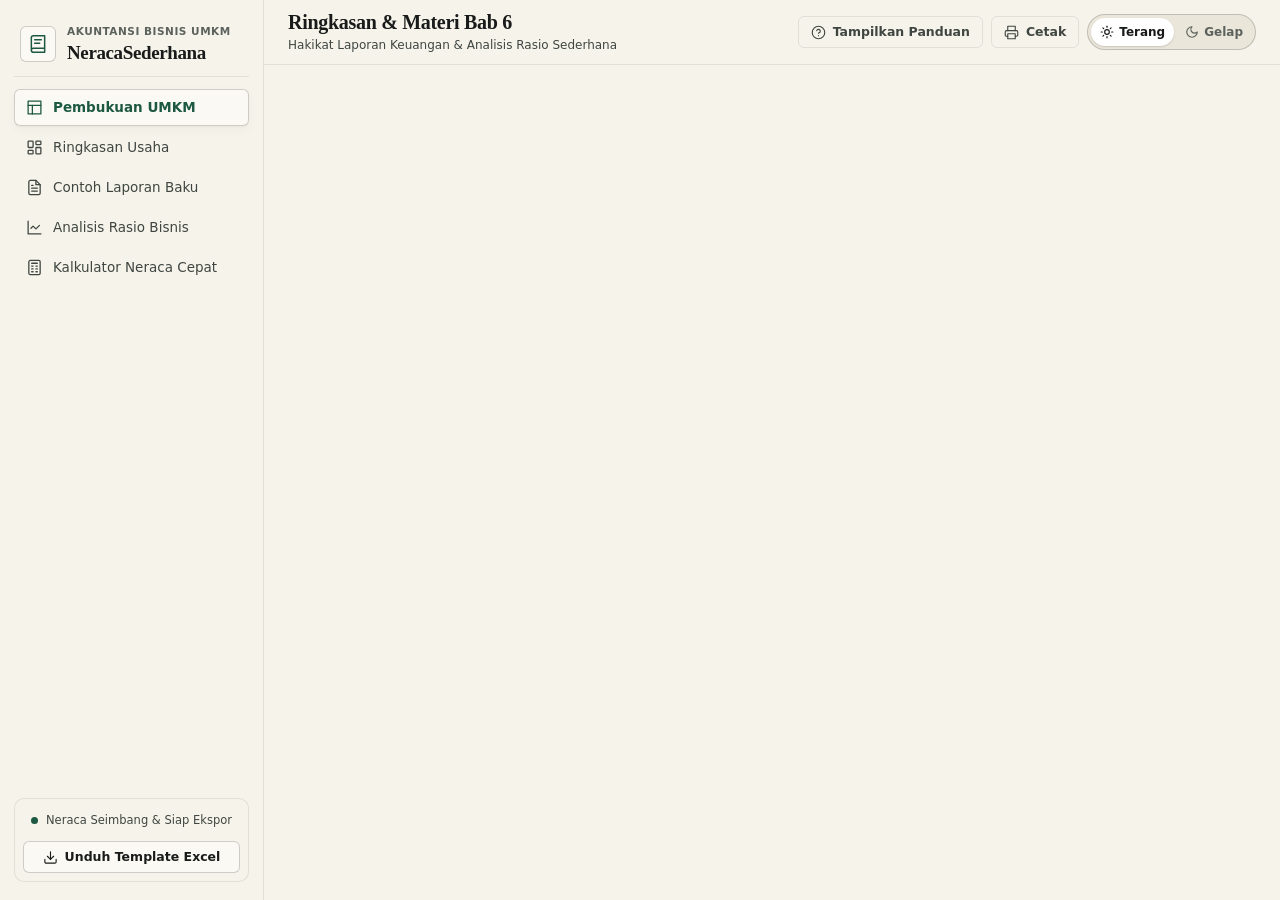
<file: index.html>
<!DOCTYPE html>
<html lang="id">
<head>
  <meta charset="UTF-8" />
  <meta http-equiv="refresh" content="0; url=./app/" />
  <title>NeracaSederhana — Aplikasi Laporan Keuangan UMKM</title>
</head>
<body>
  <p>Membuka aplikasi... <a href="./app/">Klik di sini jika tidak otomatis dialihkan</a>.</p>
</body>
</html>
</file>
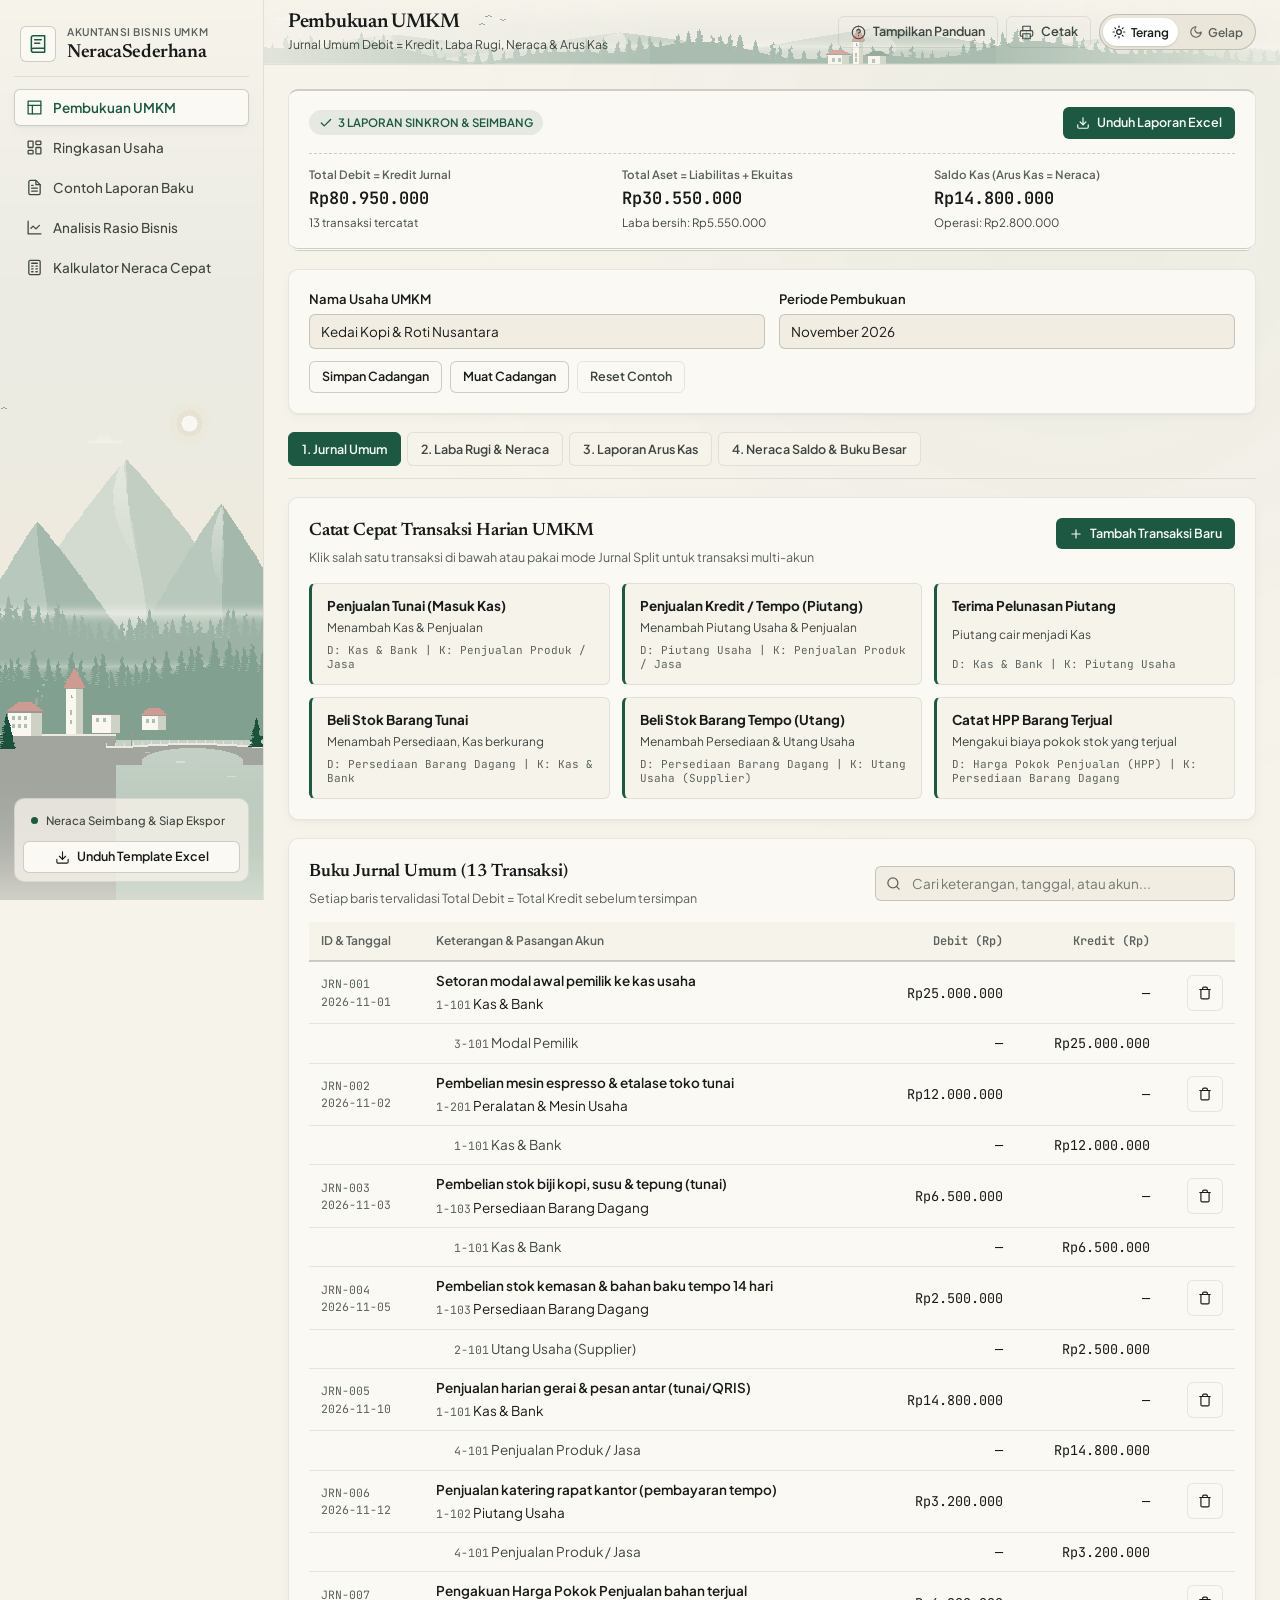
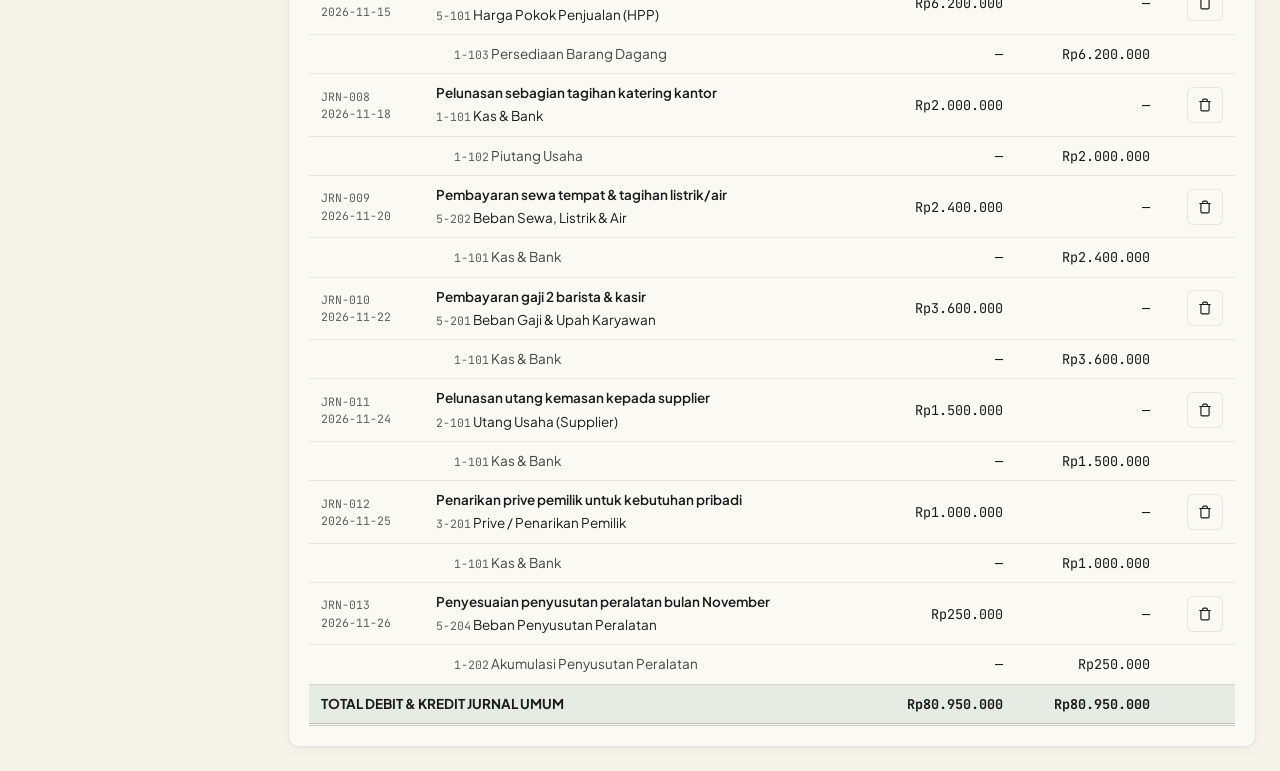
<file: app/index.html>
<!DOCTYPE html>
<html lang="id" data-atmo-density="app" data-theme="light">
<head>
  <meta charset="UTF-8" />
  <meta name="viewport" content="width=device-width, initial-scale=1.0, viewport-fit=cover" />
  <meta http-equiv="Cache-Control" content="no-cache, no-store, must-revalidate" />
  <meta http-equiv="Pragma" content="no-cache" />
  <meta http-equiv="Expires" content="0" />
  <meta name="theme-color" content="#f6f3eb" />
  <title>NeracaSederhana — Akuntansi &amp; Laporan Keuangan UMKM</title>
  <link rel="preconnect" href="https://fonts.googleapis.com" />
  <link rel="preconnect" href="https://fonts.gstatic.com" crossorigin />
  <link
    href="https://fonts.googleapis.com/css2?family=JetBrains+Mono:wght@400;500;600&family=Newsreader:opsz,wght@6..72,500;6..72,600&family=Plus+Jakarta+Sans:wght@400;500;600;700&display=swap"
    rel="stylesheet"
  />
  <link rel="stylesheet" href="./styles/tokens.css?v=20261126-21" />
  <link rel="stylesheet" href="./styles/layout.css?v=20261126-21" />
  <link rel="stylesheet" href="./styles/components.css?v=20261126-21" />
  <style>:focus-visible { outline: 2px solid var(--accent-primary); outline-offset: 2px; }</style>
</head>
<body>
  <a class="skip-link" href="#main-content">Lewati ke konten utama</a>
  <canvas id="atmo-canvas" class="atmo-canvas" aria-hidden="true"></canvas>
  <div id="paper-grain" class="paper-grain" aria-hidden="true"></div>

  <div class="app-shell">
    <aside id="sidebar" class="sidebar" aria-label="Navigasi utama">
      <canvas id="sidebar-pixel-canvas" class="nav-pixel-canvas" aria-hidden="true"></canvas>
      <div class="brand-block">
        <div class="brand-inner">
          <div class="brand-mark" aria-hidden="true">
            <svg width="20" height="20" viewBox="0 0 24 24" fill="none" stroke="currentColor" stroke-width="1.8" stroke-linecap="round" stroke-linejoin="round">
              <path d="M4 19.5v-15A2.5 2.5 0 0 1 6.5 2H20v20H6.5a2.5 2.5 0 0 1 0-5H20" />
              <path d="M8 7h8" />
              <path d="M8 11h6" />
            </svg>
          </div>
          <div>
            <p class="brand-kicker">Akuntansi Bisnis UMKM</p>
            <h1 class="brand-title">NeracaSederhana</h1>
          </div>
        </div>
        <button type="button" id="mobile-sidebar-close" class="icon-btn mobile-only" aria-label="Tutup menu navigasi">
          <svg width="16" height="16" viewBox="0 0 24 24" fill="none" stroke="currentColor" stroke-width="2" stroke-linecap="round" stroke-linejoin="round"><line x1="18" y1="6" x2="6" y2="18"/><line x1="6" y1="6" x2="18" y2="18"/></svg>
        </button>
      </div>

      <nav class="nav-list" aria-label="Menu utama aplikasi">
        <button type="button" class="nav-item active" data-view="umkm">
          <svg width="17" height="17" viewBox="0 0 24 24" fill="none" stroke="currentColor" stroke-width="1.8" stroke-linecap="round" stroke-linejoin="round" aria-hidden="true"><path d="M3 3h18v18H3z"/><path d="M3 9h18"/><path d="M9 21V9"/></svg>
          <span>Pembukuan UMKM</span>
        </button>
        <button type="button" class="nav-item" data-view="overview">
          <svg width="17" height="17" viewBox="0 0 24 24" fill="none" stroke="currentColor" stroke-width="1.8" stroke-linecap="round" stroke-linejoin="round" aria-hidden="true"><rect x="3" y="3" width="7" height="9" rx="1"/><rect x="14" y="3" width="7" height="5" rx="1"/><rect x="14" y="12" width="7" height="9" rx="1"/><rect x="3" y="16" width="7" height="5" rx="1"/></svg>
          <span>Ringkasan Usaha</span>
        </button>
        <button type="button" class="nav-item" data-view="statements">
          <svg width="17" height="17" viewBox="0 0 24 24" fill="none" stroke="currentColor" stroke-width="1.8" stroke-linecap="round" stroke-linejoin="round" aria-hidden="true"><path d="M14 2H6a2 2 0 0 0-2 2v16a2 2 0 0 0 2 2h12a2 2 0 0 0 2-2V8z"/><path d="M14 2v6h6"/><path d="M8 13h8"/><path d="M8 17h8"/><path d="M8 9h2"/></svg>
          <span>Contoh Laporan Baku</span>
        </button>
        <button type="button" class="nav-item" data-view="casestudy">
          <svg width="17" height="17" viewBox="0 0 24 24" fill="none" stroke="currentColor" stroke-width="1.8" stroke-linecap="round" stroke-linejoin="round" aria-hidden="true"><path d="M3 3v18h18"/><path d="m19 9-5 5-4-4-3 3"/></svg>
          <span>Analisis Rasio Bisnis</span>
        </button>
        <button type="button" class="nav-item" data-view="builder">
          <svg width="17" height="17" viewBox="0 0 24 24" fill="none" stroke="currentColor" stroke-width="1.8" stroke-linecap="round" stroke-linejoin="round" aria-hidden="true"><rect x="4" y="2" width="16" height="20" rx="2"/><path d="M8 6h8"/><path d="M8 10h2"/><path d="M14 10h2"/><path d="M8 14h2"/><path d="M14 14h2"/><path d="M8 18h2"/><path d="M14 18h2"/></svg>
          <span>Kalkulator Neraca Cepat</span>
        </button>
      </nav>

      <div class="sidebar-footer">
        <div class="source-pill">
          <span class="dot-ok" aria-hidden="true"></span>
          <span>Neraca Seimbang &amp; Siap Ekspor</span>
        </div>
        <a
          class="btn btn-secondary btn-sm btn-block"
          href="../Laporan_Keuangan_Bab6_Lengkap.xlsx"
          download="Laporan_Keuangan_Bab6_Lengkap.xlsx"
        >
          <svg width="15" height="15" viewBox="0 0 24 24" fill="none" stroke="currentColor" stroke-width="1.8" stroke-linecap="round" stroke-linejoin="round" aria-hidden="true"><path d="M21 15v4a2 2 0 0 1-2 2H5a2 2 0 0 1-2-2v-4"/><polyline points="7 10 12 15 17 10"/><line x1="12" y1="15" x2="12" y2="3"/></svg>
          <span>Unduh Template Excel</span>
        </a>
      </div>
    </aside>

    <div id="sidebar-backdrop" class="sidebar-backdrop" hidden></div>

    <div class="workspace">
      <header class="topbar">
        <canvas id="topbar-pixel-canvas" class="nav-pixel-canvas" aria-hidden="true"></canvas>
        <div class="topbar-left">
          <button
            type="button"
            id="mobile-menu-btn"
            class="icon-btn mobile-only"
            aria-label="Buka menu navigasi"
            aria-expanded="false"
            aria-controls="sidebar"
          >
            <svg width="18" height="18" viewBox="0 0 24 24" fill="none" stroke="currentColor" stroke-width="1.8" stroke-linecap="round" stroke-linejoin="round"><line x1="3" y1="6" x2="21" y2="6"/><line x1="3" y1="12" x2="21" y2="12"/><line x1="3" y1="18" x2="21" y2="18"/></svg>
          </button>
          <div>
            <h2 id="topbar-title" class="topbar-title">Ringkasan &amp; Materi Bab 6</h2>
            <p id="topbar-subtitle" class="topbar-subtitle">Hakikat Laporan Keuangan &amp; Analisis Rasio Sederhana</p>
          </div>
        </div>

        <div class="topbar-actions">
          <button
            type="button"
            id="toggle-guide-btn"
            class="btn btn-ghost btn-sm"
            aria-expanded="false"
            aria-controls="guide-drawer"
          >
            <svg width="15" height="15" viewBox="0 0 24 24" fill="none" stroke="currentColor" stroke-width="1.8" stroke-linecap="round" stroke-linejoin="round" aria-hidden="true"><circle cx="12" cy="12" r="10"/><path d="M9.09 9a3 3 0 0 1 5.83 1c0 2-3 3-3 3"/><line x1="12" y1="17" x2="12.01" y2="17"/></svg>
            <span class="hide-xs">Tampilkan Panduan</span>
          </button>

          <button type="button" id="print-btn" class="btn btn-ghost btn-sm" aria-label="Cetak laporan">
            <svg width="15" height="15" viewBox="0 0 24 24" fill="none" stroke="currentColor" stroke-width="1.8" stroke-linecap="round" stroke-linejoin="round" aria-hidden="true"><polyline points="6 9 6 2 18 2 18 9"/><path d="M6 18H4a2 2 0 0 1-2-2v-5a2 2 0 0 1 2-2h16a2 2 0 0 1 2 2v5a2 2 0 0 1-2 2h-2"/><rect x="6" y="14" width="12" height="8"/></svg>
            <span class="hide-md">Cetak</span>
          </button>

          <div class="theme-switch" role="group" aria-label="Pilih tema tampilan">
            <button
              type="button"
              id="theme-light-btn"
              class="theme-opt active"
              aria-pressed="true"
              aria-label="Mode Terang"
              title="Mode Terang"
            >
              <svg width="14" height="14" viewBox="0 0 24 24" fill="none" stroke="currentColor" stroke-width="2" stroke-linecap="round" stroke-linejoin="round" aria-hidden="true"><circle cx="12" cy="12" r="4"/><path d="M12 2v2"/><path d="M12 20v2"/><path d="m4.93 4.93 1.41 1.41"/><path d="m17.66 17.66 1.41 1.41"/><path d="M2 12h2"/><path d="M20 12h2"/><path d="m6.34 17.66-1.41 1.41"/><path d="m19.07 4.93-1.41 1.41"/></svg>
              <span class="hide-md">Terang</span>
            </button>
            <button
              type="button"
              id="theme-dark-btn"
              class="theme-opt"
              aria-pressed="false"
              aria-label="Mode Gelap"
              title="Mode Gelap"
            >
              <svg width="14" height="14" viewBox="0 0 24 24" fill="none" stroke="currentColor" stroke-width="2" stroke-linecap="round" stroke-linejoin="round" aria-hidden="true"><path d="M12 3a6 6 0 0 0 9 9 9 9 0 1 1-9-9Z"/></svg>
              <span class="hide-md">Gelap</span>
            </button>
          </div>
        </div>
      </header>

      <section id="guide-drawer" class="guide-drawer" hidden aria-label="Panduan singkat penggunaan">
        <div class="guide-grid">
          <div>
            <h3>1. Catat Transaksi (Debit = Kredit)</h3>
            <p>Di menu <strong>Pembukuan UMKM</strong>, pilih jenis transaksi harian agar akun Debit dan Kredit terisi otomatis serta selalu seimbang.</p>
          </div>
          <div>
            <h3>2. Laba Rugi, Neraca &amp; Arus Kas</h3>
            <p>Setiap transaksi langsung menyusun <strong>Laporan Laba Rugi</strong>, <strong>Neraca</strong>, <strong>Arus Kas</strong>, dan <strong>Neraca Saldo</strong> secara sinkron.</p>
          </div>
          <div>
            <h3>3. Cadangan Data &amp; Unduh Excel</h3>
            <p>Gunakan tombol <strong>Simpan Cadangan</strong> untuk mengamankan pembukuan Anda dan <strong>Unduh Laporan Excel</strong> kapan saja.</p>
          </div>
        </div>
      </section>

      <main id="main-content" class="main-content" tabindex="-1"></main>
    </div>
  </div>

  <!-- Dialog Catat Transaksi UMKM Double-Entry (Debit = Kredit) -->
  <dialog id="journal-dialog" class="ledger-dialog" aria-labelledby="jrn-dialog-title">
    <form id="journal-form" method="dialog" novalidate>
      <div class="dialog-head">
        <h3 id="jrn-dialog-title">Catat Transaksi UMKM</h3>
        <button type="button" id="jrn-close-btn" class="icon-btn" aria-label="Tutup dialog transaksi">
          <svg width="16" height="16" viewBox="0 0 24 24" fill="none" stroke="currentColor" stroke-width="2" stroke-linecap="round" stroke-linejoin="round"><line x1="18" y1="6" x2="6" y2="18"/><line x1="6" y1="6" x2="18" y2="18"/></svg>
        </button>
      </div>

      <div id="jrn-error" class="alert alert-err" role="alert" hidden></div>

      <div class="form-stack">
        <div class="segmented" role="group" aria-label="Mode pencatatan jurnal" style="align-self:flex-start;">
          <button type="button" id="jrn-mode-simple" class="active">Mode Cepat UMKM</button>
          <button type="button" id="jrn-mode-split">Jurnal Split (Multi-Baris)</button>
        </div>

        <div class="grid-form">
          <div class="field-group">
            <label for="jrn-date">Tanggal <span class="req">*</span></label>
            <input id="jrn-date" type="date" required />
          </div>
          <div id="jrn-amount-wrap" class="field-group">
            <label for="jrn-amount">Nominal (Rp) <span class="req">*</span></label>
            <input id="jrn-amount" type="number" min="1" step="1000" placeholder="Contoh: 500000" required />
          </div>
        </div>

        <div class="field-group">
          <label for="jrn-desc">Keterangan Transaksi <span class="req">*</span></label>
          <input id="jrn-desc" type="text" placeholder="Contoh: Penjualan kopi &amp; roti shift pagi" maxlength="90" required />
        </div>

        <div id="jrn-simple-fields" class="form-stack" style="margin:0;">
          <div class="field-group">
            <label for="jrn-preset">Jenis Transaksi Cepat UMKM</label>
            <select id="jrn-preset"></select>
            <span class="field-hint">Otomatis memilih pasangan akun Debit &amp; Kredit standar akuntansi.</span>
          </div>

          <div class="grid-form">
            <div class="field-group">
              <label for="jrn-debit-acc">Akun Sisi DEBIT <span class="req">*</span></label>
              <select id="jrn-debit-acc" required></select>
            </div>
            <div class="field-group">
              <label for="jrn-credit-acc">Akun Sisi KREDIT <span class="req">*</span></label>
              <select id="jrn-credit-acc" required></select>
            </div>
          </div>
        </div>

        <div id="jrn-split-fields" class="form-stack" style="margin:0;" hidden>
          <div style="display:flex;justify-content:space-between;align-items:center;gap:8px;flex-wrap:wrap;">
            <span class="field-hint">Masukkan 2 atau lebih baris akun; pastikan Total Debit = Total Kredit.</span>
            <button type="button" id="jrn-add-split-line" class="btn btn-secondary btn-sm">+ Tambah Baris</button>
          </div>
          <div id="jrn-split-list" class="split-lines-list"></div>
        </div>

        <div id="jrn-balance-preview" class="alert alert-ok" style="justify-content:space-between;flex-wrap:wrap;">
          <span>Verifikasi Keseimbangan:</span>
          <strong class="tabular">Debit = Kredit (SEIMBANG)</strong>
        </div>
      </div>

      <div class="dialog-actions">
        <button type="button" id="jrn-cancel-btn" class="btn btn-secondary">Batal</button>
        <button type="submit" class="btn btn-primary">Simpan ke Jurnal</button>
      </div>
    </form>
  </dialog>

  <!-- Dialog Tambah Akun untuk Kalkulator Usaha Mandiri -->
  <dialog id="account-dialog" class="ledger-dialog" aria-labelledby="dialog-title">
    <form id="account-form" method="dialog" novalidate>
      <div class="dialog-head">
        <h3 id="dialog-title">Tambah Baris Akun Baru</h3>
        <button type="button" id="dialog-close-btn" class="icon-btn" aria-label="Tutup dialog">
          <svg width="16" height="16" viewBox="0 0 24 24" fill="none" stroke="currentColor" stroke-width="2" stroke-linecap="round" stroke-linejoin="round"><line x1="18" y1="6" x2="6" y2="18"/><line x1="6" y1="6" x2="18" y2="18"/></svg>
        </button>
      </div>

      <div id="dialog-error" class="alert alert-err" role="alert" hidden></div>

      <div class="form-stack">
        <div class="field-group">
          <label for="acc-category">Golongan Akun <span class="req">*</span></label>
          <select id="acc-category" required>
            <option value="revenue">Pendapatan</option>
            <option value="expense">Biaya / Beban Usaha</option>
            <option value="currentAsset">Aset Lancar (Tidak Tetap)</option>
            <option value="fixedAsset">Aset Tetap (Nilai Buku)</option>
            <option value="shortTermLiability">Liabilitas Jangka Pendek</option>
            <option value="longTermLiability">Liabilitas Jangka Panjang</option>
          </select>
          <span class="field-hint">Menentukan posisi akun pada Laba Rugi atau Neraca.</span>
        </div>

        <div class="field-group">
          <label for="acc-name">Nama Akun <span class="req">*</span></label>
          <input
            id="acc-name"
            type="text"
            placeholder="Contoh: Piutang Pelanggan atau Biaya Kemasan"
            maxlength="64"
            required
          />
          <span class="field-hint">Gunakan nama akun akuntansi yang ringkas dan jelas.</span>
        </div>

        <div class="field-group">
          <label for="acc-amount">Nominal (Rp) <span class="req">*</span></label>
          <input
            id="acc-amount"
            type="number"
            min="0"
            step="1000"
            placeholder="Contoh: 1500000"
            required
          />
          <span class="field-hint">Masukkan angka bulat positif dalam satuan Rupiah penuh.</span>
        </div>
      </div>

      <div class="dialog-actions">
        <button type="button" id="dialog-cancel-btn" class="btn btn-secondary">Batal</button>
        <button type="submit" class="btn btn-primary">Simpan Akun</button>
      </div>
    </form>
  </dialog>

  <!-- Dialog Konfirmasi Reset -->
  <dialog id="confirm-dialog" class="ledger-dialog" aria-labelledby="confirm-title">
    <div class="dialog-head">
      <h3 id="confirm-title">Kembalikan Data Contoh Awal?</h3>
      <button type="button" id="confirm-close-btn" class="icon-btn" aria-label="Tutup konfirmasi">
        <svg width="16" height="16" viewBox="0 0 24 24" fill="none" stroke="currentColor" stroke-width="2" stroke-linecap="round" stroke-linejoin="round"><line x1="18" y1="6" x2="6" y2="18"/><line x1="6" y1="6" x2="18" y2="18"/></svg>
      </button>
    </div>
    <p class="dialog-body-text">Seluruh perubahan angka yang Anda ketik pada Kalkulator Usaha Mandiri akan diganti kembali ke preset UMKM Contoh Nusantara.</p>
    <div class="dialog-actions">
      <button type="button" id="confirm-cancel-btn" class="btn btn-secondary">Batal</button>
      <button type="button" id="confirm-ok-btn" class="btn btn-danger">Ya, Reset Data</button>
    </div>
  </dialog>

  <div id="toast-region" class="toast-region" aria-live="polite" aria-atomic="true"></div>

  <script type="module" src="./src/main.js?v=20261126-21"></script>
</body>
</html>
</file>
<file: app/styles/tokens.css>
:root {
  color-scheme: light;
  --atmo-safe-top: 64px;
  --atmo-safe-left: 264px;
  --atmo-safe-right: 24px;
  --atmo-safe-bottom: 24px;

  /* Archival Cotton Ledger — Light Mode (L > 0.179) */
  --bg-base: #f6f3eb;
  --bg-surface: #fbf9f4;
  --bg-elevated: #ffffff;
  --bg-inset: #ebe6da;
  --bg-input: #f1ede3;
  --nav-scrim: rgba(246, 243, 235, 0.78);
  --nav-scrim-strong: rgba(251, 249, 244, 0.94);

  --text-primary: #181b19;
  --text-secondary: #3f4641;
  --text-muted: #5b625d;
  --text-placeholder: #727973;

  --border-subtle: rgba(24, 27, 25, 0.09);
  --border-strong: rgba(24, 27, 25, 0.20);

  --accent-primary: #1d5942;
  --accent-primary-hover: #154432;
  --accent-primary-tint: rgba(29, 89, 66, 0.09);
  --accent-on-primary: #f7faf8;
  --accent-secondary: #855e1c;
  --accent-secondary-tint: rgba(133, 94, 28, 0.11);

  --status-ok: #1d5942;
  --status-ok-bg: rgba(29, 89, 66, 0.10);
  --status-warn: #855e1c;
  --status-warn-bg: rgba(133, 94, 28, 0.12);
  --status-err: #9e3329;
  --status-err-bg: rgba(158, 51, 41, 0.10);

  --shadow-card: 0 1px 2px rgba(24, 27, 25, 0.04), 0 4px 12px rgba(24, 27, 25, 0.03);
  --shadow-dialog: 0 16px 40px rgba(24, 27, 25, 0.18);

  --font-display: 'Newsreader', Georgia, 'Times New Roman', serif;
  --font-sans: 'Plus Jakarta Sans', 'Segoe UI', system-ui, -apple-system, sans-serif;
  --font-mono: 'JetBrains Mono', ui-monospace, 'Cascadia Code', monospace;

  --radius-sm: 6px;
  --radius-md: 10px;
  --radius-lg: 12px;
}

[data-theme="dark"] {
  color-scheme: dark;
  /* Matte Mineral Slate — Dark Mode (L <= 0.179, zero neon) */
  --bg-base: #131614;
  --bg-surface: #1a1e1b;
  --bg-elevated: #222723;
  --bg-inset: #101311;
  --bg-input: #141815;
  --nav-scrim: rgba(19, 22, 20, 0.76);
  --nav-scrim-strong: rgba(26, 30, 27, 0.92);

  --text-primary: #eceae2;
  --text-secondary: #c4c8c0;
  --text-muted: #989f97;
  --text-placeholder: #767d76;

  --border-subtle: rgba(236, 234, 226, 0.09);
  --border-strong: rgba(236, 234, 226, 0.20);

  --accent-primary: #6b9e88;
  --accent-primary-hover: #7fb19b;
  --accent-primary-tint: rgba(107, 158, 136, 0.14);
  --accent-on-primary: #101512;
  --accent-secondary: #c49a52;
  --accent-secondary-tint: rgba(196, 154, 82, 0.14);

  --status-ok: #7fb19b;
  --status-ok-bg: rgba(107, 158, 136, 0.14);
  --status-warn: #d4aa60;
  --status-warn-bg: rgba(196, 154, 82, 0.15);
  --status-err: #d87a70;
  --status-err-bg: rgba(216, 122, 112, 0.14);

  --shadow-card: 0 1px 2px rgba(0, 0, 0, 0.24);
  --shadow-dialog: 0 20px 48px rgba(0, 0, 0, 0.52);
}

*,
*::before,
*::after {
  box-sizing: border-box;
  -webkit-tap-highlight-color: transparent;
}

html {
  background-color: var(--bg-base);
  color: var(--text-primary);
  font-family: var(--font-sans);
  font-size: 14px;
  line-height: 1.5;
  -webkit-font-smoothing: antialiased;
  overflow-x: clip;
}

body {
  margin: 0;
  min-height: 100dvh;
  background-color: transparent;
  color: var(--text-primary);
  overflow-x: clip;
}

[hidden] {
  display: none !important;
}

:focus:not(:focus-visible) {
  outline: none;
}

:focus-visible {
  outline: 2px solid var(--accent-primary);
  outline-offset: 2px;
}

.tabular {
  font-family: var(--font-mono);
  font-variant-numeric: tabular-nums;
}

.skip-link {
  position: absolute;
  left: -9999px;
  top: 8px;
  z-index: 100;
  padding: 8px 14px;
  border-radius: var(--radius-sm);
  background: var(--accent-primary);
  color: var(--accent-on-primary);
  font-weight: 600;
  text-decoration: none;
}

.skip-link:focus {
  left: 12px;
}

@media (prefers-reduced-motion: reduce) {
  *,
  *::before,
  *::after {
    animation-duration: 0.01ms !important;
    animation-iteration-count: 1 !important;
    transition-duration: 0.01ms !important;
    scroll-behavior: auto !important;
  }
}
</file>
<file: app/styles/layout.css>
.atmo-canvas {
  position: fixed;
  inset: 0;
  width: 100%;
  height: 100%;
  z-index: 0;
  pointer-events: none;
}

.paper-grain {
  position: fixed;
  inset: 0;
  z-index: 0;
  pointer-events: none;
  opacity: 0.035;
  background-repeat: repeat;
}

.app-shell {
  position: relative;
  z-index: 1;
  display: grid;
  grid-template-columns: 264px minmax(0, 1fr);
  min-height: 100dvh;
  width: 100%;
  max-width: 100%;
}

.nav-pixel-canvas {
  position: absolute;
  inset: 0;
  width: 100%;
  height: 100%;
  z-index: 0;
  pointer-events: none;
  image-rendering: -moz-crisp-edges;
  image-rendering: crisp-edges;
  image-rendering: pixelated;
}

.sidebar {
  position: sticky;
  top: 0;
  height: 100dvh;
  display: flex;
  flex-direction: column;
  padding: 18px 14px;
  background-color: var(--bg-base);
  border-right: 1px solid var(--border-subtle);
  overflow-y: auto;
  overflow-x: hidden;
  min-width: 0;
  isolation: isolate;
}

.sidebar > :not(.nav-pixel-canvas) {
  position: relative;
  z-index: 1;
}

.brand-block {
  display: flex;
  align-items: center;
  justify-content: space-between;
  gap: 10px;
  padding: 6px 6px 12px;
  border-bottom: 1px solid var(--border-subtle);
}

.brand-inner {
  display: flex;
  align-items: center;
  gap: 11px;
  min-width: 0;
}

.brand-mark {
  display: grid;
  place-items: center;
  width: 36px;
  height: 36px;
  border-radius: var(--radius-sm);
  border: 1px solid var(--border-strong);
  background-color: var(--nav-scrim-strong);
  color: var(--accent-primary);
  flex-shrink: 0;
}

.brand-kicker {
  margin: 0;
  font-size: 10.5px;
  font-weight: 600;
  letter-spacing: 0.05em;
  text-transform: uppercase;
  color: var(--text-muted);
}

.brand-title {
  margin: 2px 0 0;
  font-family: var(--font-display);
  font-size: 19px;
  font-weight: 600;
  letter-spacing: -0.02em;
  line-height: 1.15;
}

.nav-list {
  display: flex;
  flex-direction: column;
  gap: 3px;
  padding: 12px 0;
  flex: 1;
}

.nav-item {
  display: flex;
  align-items: center;
  gap: 10px;
  width: 100%;
  padding: 9px 11px;
  border: 1px solid transparent;
  border-radius: var(--radius-sm);
  background-color: transparent;
  color: var(--text-secondary);
  font-family: var(--font-sans);
  font-size: 13.5px;
  font-weight: 500;
  text-align: left;
  cursor: pointer;
  transition: background-color 140ms ease, color 140ms ease, border-color 140ms ease;
}

.nav-item:hover {
  background-color: var(--nav-scrim);
  color: var(--text-primary);
}

.nav-item.active {
  background-color: var(--nav-scrim-strong);
  color: var(--accent-primary);
  border-color: var(--border-strong);
  font-weight: 600;
  box-shadow: var(--shadow-card);
}

.sidebar-footer {
  display: flex;
  flex-direction: column;
  gap: 7px;
  padding: 8px;
  border-radius: var(--radius-md);
  background-color: var(--nav-scrim);
  border: 1px solid var(--border-subtle);
}

.source-pill {
  display: flex;
  align-items: center;
  gap: 8px;
  padding: 5px 8px;
  border-radius: var(--radius-sm);
  background-color: transparent;
  font-size: 11.5px;
  font-weight: 500;
  color: var(--text-secondary);
}

.dot-ok {
  width: 7px;
  height: 7px;
  border-radius: 50%;
  background-color: var(--status-ok);
  flex-shrink: 0;
}

.workspace {
  display: flex;
  flex-direction: column;
  min-width: 0;
  width: 100%;
}

.topbar {
  position: sticky;
  top: 0;
  z-index: 12;
  display: flex;
  align-items: center;
  justify-content: space-between;
  gap: 12px;
  min-height: 64px;
  padding: 10px 24px;
  background-color: var(--bg-base);
  border-bottom: 1px solid var(--border-subtle);
  overflow: hidden;
  isolation: isolate;
}

.topbar > :not(.nav-pixel-canvas) {
  position: relative;
  z-index: 1;
}

.topbar-left {
  display: flex;
  align-items: center;
  gap: 12px;
  min-width: 0;
  flex: 1;
}

.topbar-left > div {
  min-width: 0;
}

.topbar-title {
  margin: 0;
  font-family: var(--font-display);
  font-size: 20px;
  font-weight: 600;
  letter-spacing: -0.015em;
  line-height: 1.2;
  white-space: nowrap;
  overflow: hidden;
  text-overflow: ellipsis;
}

.topbar-subtitle {
  margin: 2px 0 0;
  font-size: 12px;
  color: var(--text-secondary);
  white-space: nowrap;
  overflow: hidden;
  text-overflow: ellipsis;
}

.topbar-actions {
  display: flex;
  align-items: center;
  gap: 8px;
  flex-shrink: 0;
}

.main-content {
  padding: 24px;
  max-width: 1200px;
  width: 100%;
  min-width: 0;
  display: flex;
  flex-direction: column;
  gap: 18px;
}

.mobile-only {
  display: none !important;
}

.sidebar-backdrop {
  position: fixed;
  inset: 0;
  z-index: 25;
  background-color: rgba(16, 19, 17, 0.48);
}

@media (max-width: 960px) {
  :root {
    --atmo-safe-left: 16px;
  }

  .app-shell {
    grid-template-columns: minmax(0, 1fr);
  }

  .mobile-only {
    display: inline-grid !important;
  }

  .sidebar {
    position: fixed;
    left: 0;
    top: 0;
    z-index: 30;
    width: min(286px, 85vw);
    height: 100dvh;
    padding-bottom: max(20px, env(safe-area-inset-bottom));
    overscroll-behavior: contain;
    transform: translateX(-100%);
    transition: transform 180ms ease;
    box-shadow: var(--shadow-dialog);
  }

  .sidebar.open {
    transform: translateX(0);
  }

  .topbar {
    min-height: 56px;
    padding: 8px 12px;
    gap: 8px;
  }

  .topbar-title {
    font-size: 16px;
  }

  .main-content {
    padding: 12px;
    gap: 12px;
  }

  .hide-md {
    display: none;
  }
}

@media (max-width: 640px) {
  .hide-xs {
    display: none;
  }

  .topbar-subtitle {
    display: none;
  }

  .topbar-left {
    gap: 8px;
  }

  .topbar-left > div {
    padding: 3px 8px;
  }

  .topbar-title {
    font-size: 13.5px;
  }

  .topbar-actions {
    gap: 4px;
    padding: 2px 4px;
  }

  .topbar-actions .btn-sm {
    padding: 0;
    width: 32px;
    height: 32px;
    min-height: 32px;
  }

  .topbar-actions .icon-btn {
    width: 32px;
    height: 32px;
    min-height: 32px;
  }

  .theme-switch {
    height: 32px;
    padding: 2px;
  }

  .theme-opt {
    height: 26px;
    padding: 0 7px;
  }

  .guide-drawer {
    padding: 12px;
  }
}

@media print {
  .sidebar,
  .topbar-actions,
  .mobile-only,
  .guide-drawer,
  .atmo-canvas,
  .paper-grain,
  .no-print {
    display: none !important;
  }

  .app-shell {
    display: block;
  }

  .main-content {
    padding: 0;
    max-width: 100%;
  }
}
</file>
<file: app/styles/components.css>
/* Buttons & Interactive Controls */
.btn {
  display: inline-flex;
  align-items: center;
  justify-content: center;
  gap: 7px;
  padding: 8px 14px;
  border-radius: var(--radius-sm);
  border: 1px solid transparent;
  font-family: var(--font-sans);
  font-size: 13px;
  font-weight: 600;
  line-height: 1.25;
  text-decoration: none;
  white-space: nowrap;
  cursor: pointer;
  transition: background-color 140ms ease, border-color 140ms ease, color 140ms ease;
}

.btn-sm {
  padding: 7px 12px;
  font-size: 12.5px;
}

.btn-block {
  width: 100%;
}

.btn-primary {
  background-color: var(--accent-primary);
  color: var(--accent-on-primary);
}

.btn-primary:hover {
  background-color: var(--accent-primary-hover);
}

.btn-secondary {
  background-color: var(--bg-surface);
  color: var(--text-primary);
  border-color: var(--border-strong);
}

.btn-secondary:hover {
  background-color: var(--bg-inset);
}

.btn-ghost {
  background-color: transparent;
  color: var(--text-secondary);
  border-color: var(--border-subtle);
}

.btn-ghost:hover {
  background-color: var(--bg-inset);
  color: var(--text-primary);
}

.btn-danger {
  background-color: var(--status-err);
  color: #ffffff;
}

.icon-btn {
  display: inline-grid;
  place-items: center;
  width: 36px;
  height: 36px;
  padding: 0;
  flex-shrink: 0;
  border-radius: var(--radius-sm);
  border: 1px solid var(--border-subtle);
  background-color: var(--bg-surface);
  color: var(--text-primary);
  cursor: pointer;
}

.icon-btn:hover {
  background-color: var(--bg-inset);
}

/* Clear Two-State Theme Switch Pill */
.theme-switch {
  display: inline-flex;
  align-items: center;
  padding: 3px;
  gap: 2px;
  height: 36px;
  border-radius: 999px;
  background-color: var(--bg-inset);
  border: 1px solid var(--border-strong);
  flex-shrink: 0;
}

.theme-opt {
  display: inline-flex;
  align-items: center;
  justify-content: center;
  gap: 5px;
  height: 28px;
  padding: 0 9px;
  border: none;
  border-radius: 999px;
  background: transparent;
  color: var(--text-muted);
  font-family: var(--font-sans);
  font-size: 12px;
  font-weight: 600;
  cursor: pointer;
  transition: background-color 140ms ease, color 140ms ease;
}

.theme-opt:hover {
  color: var(--text-primary);
}

.theme-opt.active {
  background-color: var(--bg-elevated);
  color: var(--text-primary);
  box-shadow: 0 1px 2px rgba(0, 0, 0, 0.14);
}

/* Guide Drawer */
.guide-drawer {
  padding: 16px 24px;
  background-color: var(--bg-surface);
  border-bottom: 1px solid var(--border-strong);
}

.guide-grid {
  display: grid;
  grid-template-columns: repeat(auto-fit, minmax(min(100%, 220px), 1fr));
  gap: 16px;
}

.guide-grid h3 {
  margin: 0 0 4px;
  font-size: 13.5px;
  font-weight: 600;
  color: var(--accent-primary);
}

.guide-grid p {
  margin: 0;
  font-size: 12.5px;
  color: var(--text-secondary);
}

/* Panels & Cards (Strict min-width: 0 to prevent grid blowouts) */
.panel {
  background-color: var(--bg-surface);
  border: 1px solid var(--border-subtle);
  border-radius: var(--radius-md);
  box-shadow: var(--shadow-card);
  padding: 20px;
  min-width: 0;
  max-width: 100%;
}

.panel-header {
  display: flex;
  flex-wrap: wrap;
  align-items: flex-start;
  justify-content: space-between;
  gap: 12px;
  margin-bottom: 16px;
}

.panel-header > div {
  min-width: 0;
}

.panel-title {
  margin: 0;
  font-family: var(--font-display);
  font-size: 18px;
  font-weight: 600;
  letter-spacing: -0.01em;
  overflow-wrap: anywhere;
}

.panel-subtitle {
  margin: 3px 0 0;
  font-size: 12.5px;
  color: var(--text-muted);
  overflow-wrap: anywhere;
}

/* Signature Element: Double-Rule Archival Ledger Masthead */
.ledger-mast {
  background-color: var(--bg-surface);
  border: 1px solid var(--border-subtle);
  border-top: 2px solid var(--border-strong);
  border-bottom: 3px double var(--border-strong);
  border-radius: var(--radius-md);
  padding: 16px 20px;
  display: flex;
  flex-direction: column;
  gap: 14px;
  min-width: 0;
}

.ledger-mast-top {
  display: flex;
  flex-wrap: wrap;
  align-items: center;
  justify-content: space-between;
  gap: 12px;
}

.ledger-proof-grid {
  display: grid;
  grid-template-columns: repeat(auto-fit, minmax(min(100%, 190px), 1fr));
  gap: 12px;
  padding-top: 12px;
  border-top: 1px dashed var(--border-strong);
}

.proof-cell {
  display: flex;
  flex-direction: column;
  gap: 3px;
  min-width: 0;
}

.proof-label {
  font-size: 11.5px;
  font-weight: 600;
  color: var(--text-muted);
}

.proof-value {
  font-family: var(--font-mono);
  font-variant-numeric: tabular-nums;
  font-size: 17px;
  font-weight: 600;
  color: var(--text-primary);
  overflow-wrap: anywhere;
}

.proof-sub {
  font-size: 11.5px;
  color: var(--text-secondary);
}

.mast-actions {
  display: flex;
  flex-wrap: wrap;
  align-items: center;
  gap: 8px;
}

/* KPI Grid */
.kpi-grid {
  display: grid;
  grid-template-columns: repeat(auto-fit, minmax(min(100%, 215px), 1fr));
  gap: 14px;
  min-width: 0;
}

.kpi-card {
  background-color: var(--bg-surface);
  border: 1px solid var(--border-subtle);
  border-radius: var(--radius-md);
  padding: 16px 18px;
  display: flex;
  flex-direction: column;
  gap: 6px;
  min-width: 0;
}

.kpi-label {
  font-size: 12px;
  font-weight: 600;
  color: var(--text-muted);
}

.kpi-value {
  font-family: var(--font-mono);
  font-variant-numeric: tabular-nums;
  font-size: 21px;
  font-weight: 600;
  color: var(--text-primary);
  line-height: 1.25;
  overflow-wrap: anywhere;
}

.kpi-meta {
  font-size: 12px;
  color: var(--text-secondary);
}

/* Responsive Adaptive Grids (Zero Cramped Cards) */
.grid-split,
.grid-2 {
  display: grid;
  grid-template-columns: repeat(auto-fit, minmax(min(100%, 360px), 1fr));
  gap: 16px;
  min-width: 0;
}

.grid-cards,
.grid-3 {
  display: grid;
  grid-template-columns: repeat(auto-fit, minmax(min(100%, 245px), 1fr));
  gap: 12px;
  min-width: 0;
}

.grid-form {
  display: grid;
  grid-template-columns: repeat(auto-fit, minmax(min(100%, 220px), 1fr));
  gap: 14px;
  align-items: end;
  min-width: 0;
}

.stack-col {
  display: flex;
  flex-direction: column;
  gap: 16px;
  min-width: 0;
}

/* Quick Preset Action Cards (Reset <button> quirks cleanly) */
.preset-card {
  appearance: none;
  display: flex;
  flex-direction: column;
  align-items: flex-start;
  justify-content: space-between;
  gap: 6px;
  width: 100%;
  min-width: 0;
  padding: 13px 15px;
  border-radius: var(--radius-sm);
  border: 1px solid var(--border-subtle);
  border-left: 3px solid var(--accent-primary);
  background-color: var(--bg-base);
  color: var(--text-primary);
  font-family: var(--font-sans);
  text-align: left;
  cursor: pointer;
  transition: background-color 140ms ease, border-color 140ms ease;
}

.preset-card:hover {
  background-color: var(--bg-inset);
  border-color: var(--border-strong);
  border-left-color: var(--accent-primary);
}

.preset-title {
  font-size: 13.5px;
  font-weight: 700;
  line-height: 1.3;
  color: var(--text-primary);
}

.preset-hint {
  font-size: 12px;
  line-height: 1.4;
  color: var(--text-secondary);
}

.preset-accounts {
  font-family: var(--font-mono);
  font-size: 11px;
  color: var(--text-muted);
  overflow-wrap: anywhere;
}

/* Tabs & Segmented Switch */
.tab-bar {
  display: flex;
  flex-wrap: wrap;
  gap: 6px;
  padding-bottom: 12px;
  border-bottom: 1px solid var(--border-subtle);
  min-width: 0;
}

.tab-btn {
  padding: 8px 13px;
  border-radius: var(--radius-sm);
  border: 1px solid var(--border-subtle);
  background-color: var(--bg-base);
  color: var(--text-secondary);
  font-family: var(--font-sans);
  font-size: 12.5px;
  font-weight: 600;
  white-space: nowrap;
  cursor: pointer;
}

.tab-btn:hover {
  background-color: var(--bg-inset);
  color: var(--text-primary);
}

.tab-btn.active {
  background-color: var(--accent-primary);
  color: var(--accent-on-primary);
  border-color: var(--accent-primary);
}

.segmented {
  display: inline-flex;
  padding: 3px;
  border-radius: var(--radius-sm);
  background-color: var(--bg-inset);
  border: 1px solid var(--border-subtle);
  gap: 2px;
  flex-shrink: 0;
}

.segmented button {
  padding: 6px 10px;
  border: none;
  border-radius: 4px;
  background: transparent;
  color: var(--text-secondary);
  font-size: 12px;
  font-weight: 600;
  white-space: nowrap;
  cursor: pointer;
}

.segmented button.active {
  background-color: var(--bg-elevated);
  color: var(--text-primary);
  box-shadow: 0 1px 2px rgba(0, 0, 0, 0.08);
}

/* Accounting Tables */
.table-wrap {
  width: 100%;
  max-width: 100%;
  overflow-x: auto;
  -webkit-overflow-scrolling: touch;
}

.ledger-table {
  width: 100%;
  border-collapse: collapse;
  font-size: 13.5px;
}

.ledger-table th {
  padding: 10px 12px;
  text-align: left;
  font-size: 12px;
  font-weight: 600;
  color: var(--text-muted);
  border-bottom: 2px solid var(--border-strong);
  background-color: var(--bg-base);
  white-space: nowrap;
}

.ledger-table th.num,
.ledger-table td.num {
  text-align: right;
  font-family: var(--font-mono);
  font-variant-numeric: tabular-nums;
  white-space: nowrap;
}

.ledger-table td {
  padding: 9px 12px;
  border-bottom: 1px solid var(--border-subtle);
  vertical-align: middle;
}

.ledger-table tr.row-section td {
  font-weight: 700;
  font-size: 13px;
  color: var(--accent-primary);
  background-color: var(--accent-primary-tint);
  padding-top: 10px;
  padding-bottom: 8px;
}

.ledger-table tr.row-subtotal td {
  font-weight: 600;
  background-color: var(--bg-inset);
  border-top: 1px solid var(--border-strong);
}

.ledger-table tr.row-total td {
  font-weight: 700;
  background-color: var(--accent-primary-tint);
  border-top: 1px solid var(--border-strong);
  border-bottom: 3px double var(--border-strong);
}

.code-tag {
  font-family: var(--font-mono);
  font-size: 11.5px;
  color: var(--text-muted);
  white-space: nowrap;
}

.credit-indent {
  padding-left: 18px;
  color: var(--text-secondary);
}

/* Badges & Alerts */
.badge {
  display: inline-flex;
  align-items: center;
  gap: 5px;
  padding: 4px 10px;
  border-radius: 999px;
  font-size: 11.5px;
  font-weight: 600;
  white-space: nowrap;
}

.badge-ok {
  background-color: var(--status-ok-bg);
  color: var(--status-ok);
}

.badge-warn {
  background-color: var(--status-warn-bg);
  color: var(--status-warn);
}

.badge-err {
  background-color: var(--status-err-bg);
  color: var(--status-err);
}

.badge-neutral {
  background-color: var(--bg-inset);
  color: var(--text-secondary);
}

.alert {
  display: flex;
  align-items: flex-start;
  gap: 10px;
  padding: 11px 14px;
  border-radius: var(--radius-sm);
  border: 1px solid var(--border-subtle);
  font-size: 13px;
}

.alert-warn {
  background-color: var(--status-warn-bg);
  color: var(--status-warn);
  border-color: rgba(133, 94, 28, 0.25);
}

.alert-err {
  background-color: var(--status-err-bg);
  color: var(--status-err);
  border-color: rgba(158, 51, 41, 0.30);
}

.alert-ok {
  background-color: var(--status-ok-bg);
  color: var(--status-ok);
  border-color: rgba(29, 89, 66, 0.25);
}

/* Proportional Native Meters */
.meter-list {
  display: flex;
  flex-direction: column;
  gap: 12px;
}

.meter-row {
  display: flex;
  flex-direction: column;
  gap: 6px;
  min-width: 0;
}

.meter-head {
  display: flex;
  justify-content: space-between;
  align-items: baseline;
  gap: 8px;
  font-size: 12.5px;
  flex-wrap: wrap;
}

.meter-track {
  width: 100%;
  height: 8px;
  border-radius: 999px;
  background-color: var(--bg-inset);
  overflow: hidden;
}

.meter-fill {
  height: 100%;
  border-radius: 999px;
  background-color: var(--accent-primary);
}

.meter-fill.secondary {
  background-color: var(--accent-secondary);
}

.meter-fill.err {
  background-color: var(--status-err);
}

/* Inputs & Toolbars */
.toolbar {
  display: flex;
  flex-wrap: wrap;
  align-items: center;
  justify-content: space-between;
  gap: 12px;
  min-width: 0;
}

.toolbar-controls {
  display: flex;
  flex-wrap: wrap;
  align-items: center;
  gap: 10px;
  flex: 1 1 auto;
  justify-content: flex-end;
  min-width: 0;
}

.search-box {
  position: relative;
  display: flex;
  align-items: center;
  flex: 1 1 220px;
  min-width: 0;
  max-width: 360px;
}

.search-box svg {
  position: absolute;
  left: 11px;
  color: var(--text-muted);
  pointer-events: none;
}

.search-box input[type="search"],
.search-box input {
  padding-left: 36px;
}

input[type="text"],
input[type="number"],
input[type="search"],
input[type="date"],
select {
  width: 100%;
  min-width: 0;
  padding: 8px 11px;
  border-radius: var(--radius-sm);
  border: 1px solid var(--border-strong);
  background-color: var(--bg-input);
  color: var(--text-primary);
  font-family: var(--font-sans);
  font-size: 13.5px;
}

input::placeholder {
  color: var(--text-placeholder);
}

input.num-input {
  text-align: right;
  font-family: var(--font-mono);
  font-variant-numeric: tabular-nums;
  min-width: 120px;
  max-width: 170px;
}

.umkm-actions-row {
  display: flex;
  gap: 8px;
  flex-wrap: wrap;
  justify-content: flex-end;
}

/* Split Journal Multi-Line Editor inside Dialog */
.split-lines-list {
  display: flex;
  flex-direction: column;
  gap: 8px;
}

.split-line-row {
  display: grid;
  grid-template-columns: minmax(0, 1.7fr) minmax(88px, 1fr) minmax(88px, 1fr) 34px;
  gap: 6px;
  align-items: center;
}

/* Dialog */
dialog.ledger-dialog {
  width: min(560px, calc(100vw - 24px));
  max-height: 90dvh;
  overflow-y: auto;
  padding: 20px;
  border-radius: var(--radius-lg);
  border: 1px solid var(--border-strong);
  background-color: var(--bg-elevated);
  color: var(--text-primary);
  box-shadow: var(--shadow-dialog);
}

dialog.ledger-dialog::backdrop {
  background-color: rgba(16, 19, 17, 0.56);
}

.dialog-head {
  display: flex;
  align-items: center;
  justify-content: space-between;
  gap: 12px;
  margin-bottom: 14px;
}

.dialog-head h3 {
  margin: 0;
  font-family: var(--font-display);
  font-size: 18px;
}

.dialog-body-text {
  margin: 0 0 18px;
  color: var(--text-secondary);
}

.form-stack {
  display: flex;
  flex-direction: column;
  gap: 14px;
  margin: 12px 0 18px;
}

.field-group {
  display: flex;
  flex-direction: column;
  gap: 5px;
  min-width: 0;
}

.field-group label {
  font-size: 13px;
  font-weight: 600;
}

.req {
  color: var(--status-err);
}

.field-hint {
  font-size: 11.5px;
  color: var(--text-muted);
}

.dialog-actions {
  display: flex;
  flex-wrap: wrap;
  justify-content: flex-end;
  gap: 8px;
}

/* Toast */
.toast-region {
  position: fixed;
  right: 20px;
  bottom: 20px;
  z-index: 60;
  display: flex;
  flex-direction: column;
  gap: 8px;
  max-width: 360px;
}

.toast {
  display: flex;
  align-items: center;
  justify-content: space-between;
  gap: 10px;
  padding: 10px 14px;
  border-radius: var(--radius-sm);
  background-color: var(--bg-elevated);
  color: var(--text-primary);
  border: 1px solid var(--border-strong);
  border-left: 4px solid var(--accent-primary);
  box-shadow: var(--shadow-dialog);
  font-size: 13px;
}

/* Concept Cards & Ratio Cards */
.concept-card {
  padding: 15px 16px;
  border-radius: var(--radius-md);
  background-color: var(--bg-base);
  border: 1px solid var(--border-strong);
  display: flex;
  flex-direction: column;
  gap: 6px;
  min-width: 0;
}

.concept-card h4 {
  margin: 0;
  font-size: 14px;
  font-weight: 700;
  color: var(--accent-primary);
}

.ratio-card {
  padding: 15px 16px;
  border-radius: var(--radius-md);
  background-color: var(--bg-base);
  border: 1px solid var(--border-subtle);
  display: flex;
  flex-direction: column;
  gap: 10px;
  min-width: 0;
}

.ratio-head {
  display: flex;
  justify-content: space-between;
  align-items: flex-start;
  gap: 8px;
  flex-wrap: wrap;
}

.ratio-name {
  margin: 0;
  font-size: 14px;
  font-weight: 700;
}

.ratio-formula {
  font-family: var(--font-mono);
  font-size: 11.5px;
  color: var(--text-muted);
  padding: 6px 8px;
  border-radius: 4px;
  background-color: var(--bg-inset);
  overflow-wrap: anywhere;
}

.ratio-values {
  display: flex;
  align-items: baseline;
  justify-content: space-between;
  gap: 12px;
}

.empty-state {
  padding: 28px 16px;
  text-align: center;
  color: var(--text-muted);
  border: 1px dashed var(--border-strong);
  border-radius: var(--radius-md);
}

/* SVG Visualization Containers */
.viz-box {
  width: 100%;
  min-width: 0;
  padding: 12px;
  border-radius: var(--radius-sm);
  border: 1px solid var(--border-subtle);
  background-color: var(--bg-base);
}

.viz-ring-wrap {
  display: flex;
  flex-wrap: wrap;
  align-items: center;
  gap: 18px;
  padding: 12px 14px;
  border-radius: var(--radius-sm);
  border: 1px solid var(--border-subtle);
  background-color: var(--bg-base);
  margin-bottom: 14px;
}

.viz-legend {
  display: flex;
  flex-direction: column;
  gap: 7px;
  flex: 1 1 180px;
  min-width: 0;
}

.viz-legend-row {
  display: flex;
  align-items: center;
  justify-content: space-between;
  gap: 8px;
  font-size: 12.5px;
}

.viz-legend-row > span:nth-child(2) {
  flex: 1;
  color: var(--text-secondary);
}

.viz-dot {
  width: 9px;
  height: 9px;
  border-radius: 2px;
  flex-shrink: 0;
}

/* Mobile-First Journal Cards (Hidden on Desktop, Shown <= 680px) */
.jrn-mobile-list {
  display: none;
  flex-direction: column;
  gap: 10px;
}

.jrn-card {
  padding: 12px 13px;
  border-radius: var(--radius-sm);
  border: 1px solid var(--border-subtle);
  background-color: var(--bg-base);
  display: flex;
  flex-direction: column;
  gap: 8px;
}

.jrn-card-head {
  display: flex;
  align-items: flex-start;
  justify-content: space-between;
  gap: 8px;
}

.jrn-card-desc {
  margin: 2px 0 0;
  font-size: 13.5px;
  font-weight: 600;
  color: var(--text-primary);
  overflow-wrap: anywhere;
}

.jrn-card-lines {
  display: flex;
  flex-direction: column;
  gap: 5px;
  padding-top: 6px;
  border-top: 1px dashed var(--border-subtle);
}

.jrn-card-line {
  display: flex;
  align-items: baseline;
  justify-content: space-between;
  gap: 10px;
  font-size: 12.5px;
}

.jrn-card-acc {
  color: var(--text-secondary);
  min-width: 0;
  overflow-wrap: anywhere;
}

.jrn-card-amt {
  font-family: var(--font-mono);
  font-variant-numeric: tabular-nums;
  font-weight: 600;
  white-space: nowrap;
  flex-shrink: 0;
}

.jrn-card-amt.is-debit {
  color: var(--status-ok);
}

.jrn-card-amt.is-credit {
  color: var(--text-primary);
}

.jrn-mobile-total {
  display: flex;
  justify-content: space-between;
  align-items: center;
  flex-wrap: wrap;
  gap: 8px;
  padding: 12px 13px;
  border-radius: var(--radius-sm);
  background-color: var(--accent-primary-tint);
  border-top: 1px solid var(--border-strong);
  border-bottom: 3px double var(--border-strong);
  font-size: 13px;
  font-weight: 700;
}

@media (max-width: 680px) {
  .jrn-desktop-table {
    display: none;
  }

  .jrn-mobile-list {
    display: flex;
  }
}

@media (max-width: 640px) {
  .panel {
    padding: 14px;
  }

  .ledger-mast {
    padding: 13px 14px;
    gap: 10px;
  }

  .ledger-proof-grid {
    grid-template-columns: 1fr;
    gap: 8px;
    padding-top: 10px;
  }

  .proof-cell {
    flex-direction: row;
    flex-wrap: wrap;
    align-items: baseline;
    justify-content: space-between;
    padding-bottom: 7px;
    border-bottom: 1px solid var(--border-subtle);
  }

  .proof-cell:last-child {
    padding-bottom: 0;
    border-bottom: none;
  }

  .proof-sub {
    width: 100%;
  }

  .proof-value {
    font-size: 15px;
  }

  .mast-actions {
    width: 100%;
  }

  .mast-actions > * {
    flex: 1 1 auto;
  }

  .toolbar-controls {
    width: 100%;
    justify-content: stretch;
  }

  .search-box {
    max-width: none;
    flex-basis: 100%;
  }

  .segmented {
    width: 100%;
    display: grid;
    grid-template-columns: 1fr 1fr;
  }

  .segmented button {
    white-space: normal;
    text-align: center;
    padding: 7px 8px;
    line-height: 1.25;
  }

  .tab-bar {
    flex-wrap: nowrap;
    overflow-x: auto;
    -webkit-overflow-scrolling: touch;
    scrollbar-width: none;
    padding-bottom: 10px;
  }

  .tab-bar::-webkit-scrollbar {
    display: none;
  }

  .tab-btn {
    flex-shrink: 0;
    min-height: 38px;
  }

  .btn,
  .icon-btn {
    min-height: 38px;
  }

  input[type="text"],
  input[type="number"],
  input[type="search"],
  input[type="date"],
  select {
    font-size: 16px;
    min-height: 40px;
  }

  .builder-table td:first-child {
    min-width: 120px;
  }

  input.num-input {
    min-width: 112px;
    max-width: 145px;
  }

  .split-line-row {
    grid-template-columns: minmax(0, 1fr) minmax(0, 1fr) 40px;
    gap: 6px;
  }

  .split-line-row > select {
    grid-column: 1 / 3;
    grid-row: 1;
  }

  .split-line-row > .split-del {
    grid-column: 3 / 4;
    grid-row: 1;
    width: 40px;
    height: 40px;
  }

  .split-line-row > .split-debit {
    grid-column: 1 / 2;
    grid-row: 2;
  }

  .split-line-row > .split-credit {
    grid-column: 2 / 4;
    grid-row: 2;
  }

  .umkm-actions-row {
    justify-content: stretch;
  }

  .umkm-actions-row > * {
    flex: 1 1 auto;
  }

  .ledger-table th,
  .ledger-table td {
    padding: 8px 9px;
    font-size: 12.5px;
  }

  dialog.ledger-dialog {
    width: calc(100vw - 16px);
    padding: 16px;
  }

  .toast-region {
    left: 12px;
    right: 12px;
    bottom: 12px;
    max-width: none;
  }
}
</file>
